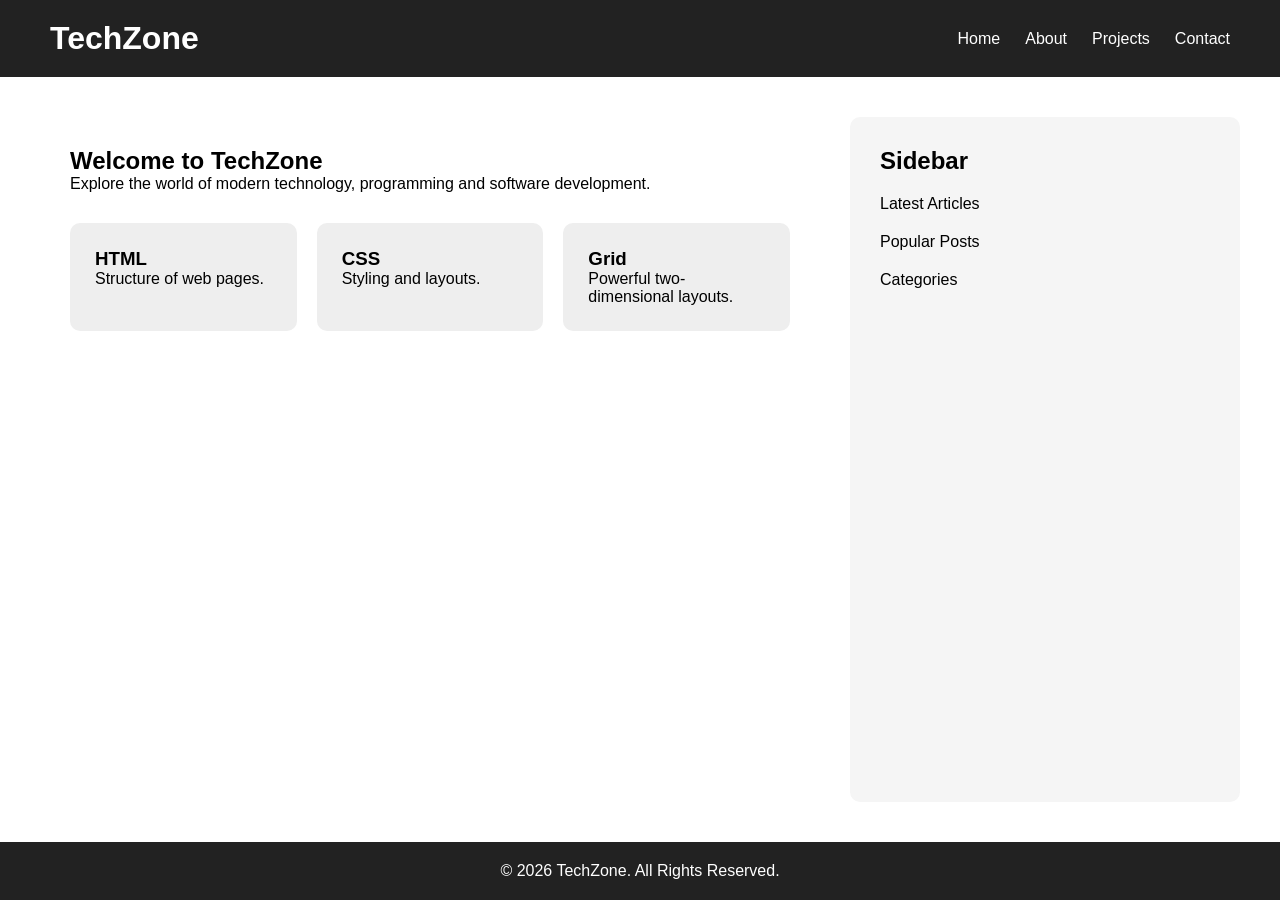
<file: assignment 6/Q10/index.html>
<!DOCTYPE html>
<html lang="en"><head><meta charset="UTF-8"><meta name="viewport" content="width=device-width,initial-scale=1.0"><title>Responsive Webpage</title><link rel="stylesheet" href="style.css"></head>
<body><header><div class="logo"><h1>TechZone</h1></div><nav><a href="#">Home</a><a href="#">About</a><a href="#">Projects</a><a href="#">Contact</a></nav></header>
<main><article><h2 class="title">Welcome to TechZone</h2><p>Explore the world of modern technology, programming and software development.</p><div class="article-boxes"><div class="box"><h3>HTML</h3><p>Structure of web pages.</p></div><div class="box"><h3>CSS</h3><p>Styling and layouts.</p></div><div class="box"><h3>Grid</h3><p>Powerful two-dimensional layouts.</p></div></div></article>
<aside><h2>Sidebar</h2><p>Latest Articles</p><p>Popular Posts</p><p>Categories</p></aside></main>
<footer><p>&copy; 2026 TechZone. All Rights Reserved.</p></footer></body></html>
</file>
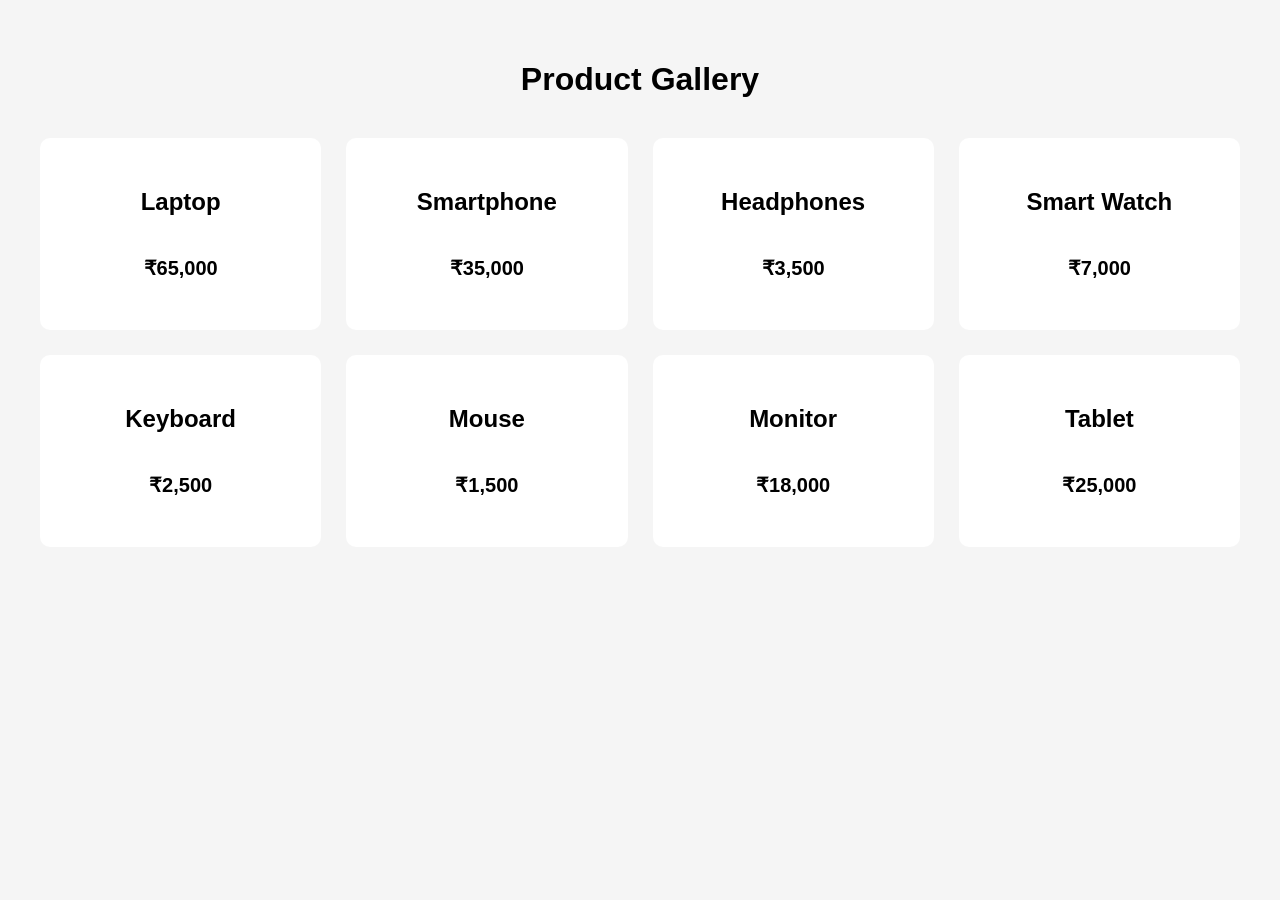
<file: assignment 6/Q2/index.html>
<!DOCTYPE html>
<html lang="en"><head><meta charset="UTF-8"><meta name="viewport" content="width=device-width,initial-scale=1.0"><title>Product Gallery</title><link rel="stylesheet" href="style.css"></head>
<body><h1>Product Gallery</h1><main class="product-grid">
<div class="product-card"><h2>Laptop</h2><p>₹65,000</p></div>
<div class="product-card"><h2>Smartphone</h2><p>₹35,000</p></div>
<div class="product-card"><h2>Headphones</h2><p>₹3,500</p></div>
<div class="product-card"><h2>Smart Watch</h2><p>₹7,000</p></div>
<div class="product-card"><h2>Keyboard</h2><p>₹2,500</p></div>
<div class="product-card"><h2>Mouse</h2><p>₹1,500</p></div>
<div class="product-card"><h2>Monitor</h2><p>₹18,000</p></div>
<div class="product-card"><h2>Tablet</h2><p>₹25,000</p></div>
</main></body></html>
</file>
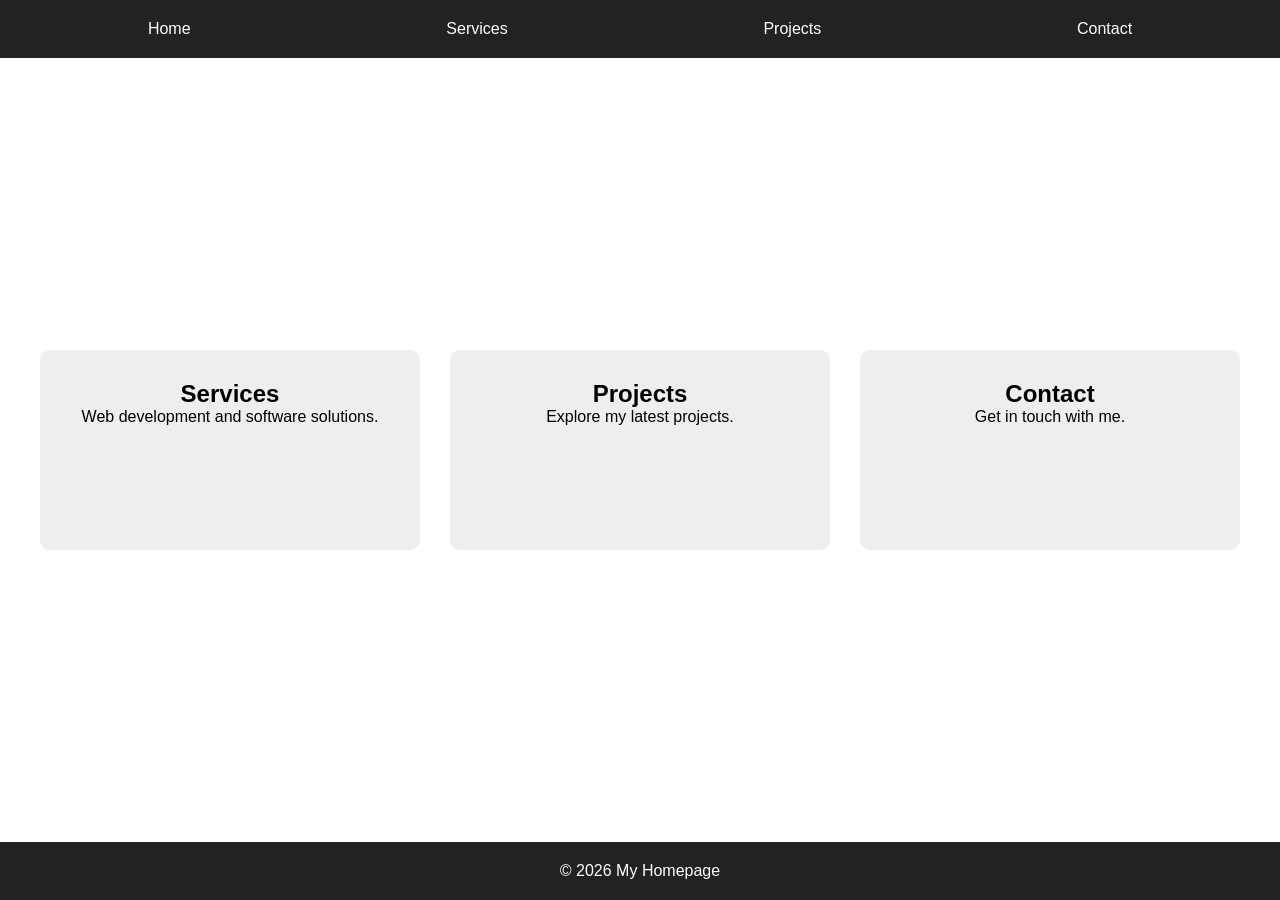
<file: assignment 6/Q3/index.html>
<!DOCTYPE html>
<html lang="en"><head><meta charset="UTF-8"><meta name="viewport" content="width=device-width,initial-scale=1.0"><title>Homepage</title><link rel="stylesheet" href="style.css"></head>
<body><header><nav><a href="#">Home</a><a href="#">Services</a><a href="#">Projects</a><a href="#">Contact</a></nav></header>
<main><div class="box"><h2>Services</h2><p>Web development and software solutions.</p></div><div class="box"><h2>Projects</h2><p>Explore my latest projects.</p></div><div class="box"><h2>Contact</h2><p>Get in touch with me.</p></div></main>
<footer><p>&copy; 2026 My Homepage</p></footer></body></html>
</file>
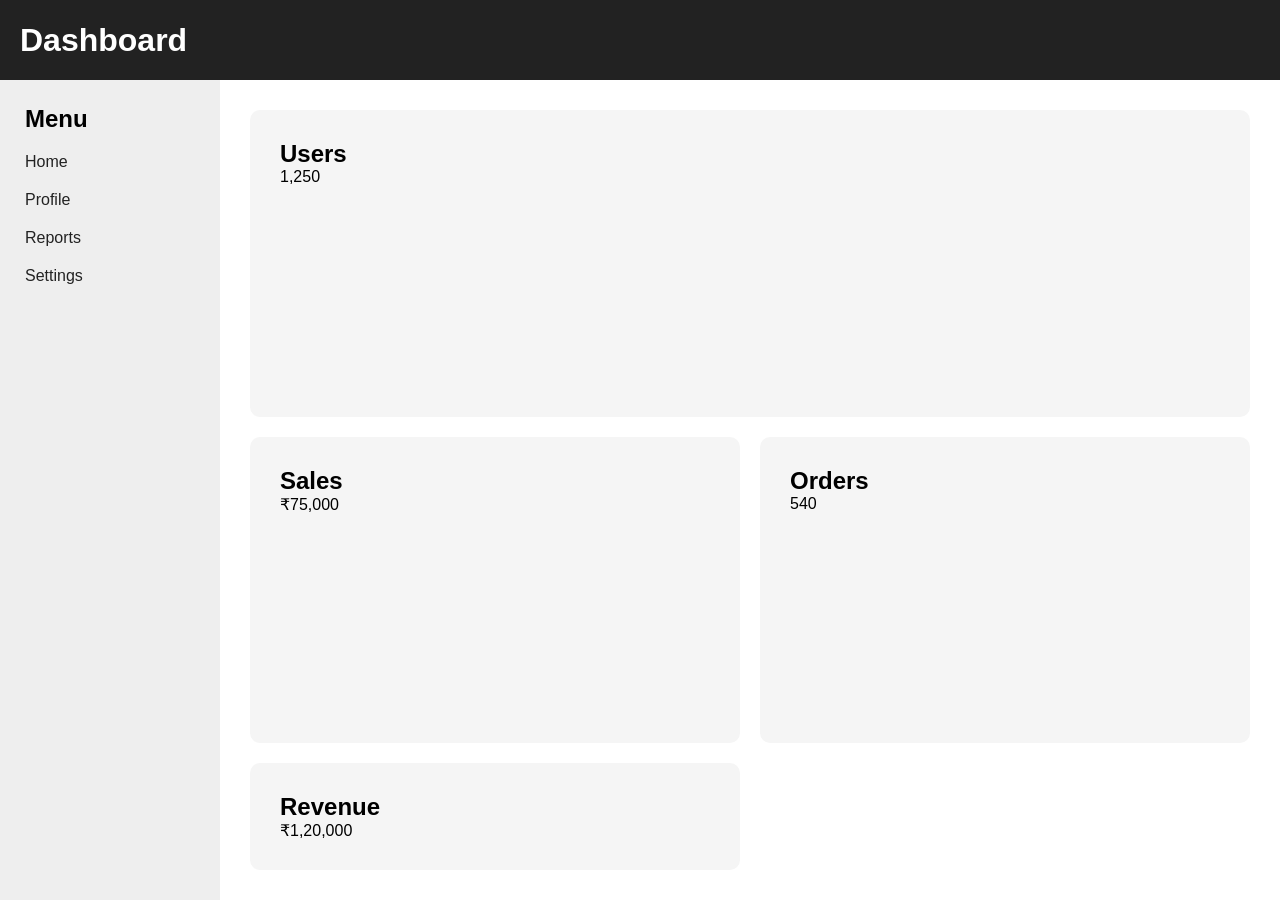
<file: assignment 6/Q4/index.html>
<!DOCTYPE html>
<html lang="en"><head><meta charset="UTF-8"><meta name="viewport" content="width=device-width,initial-scale=1.0"><title>Dashboard</title><link rel="stylesheet" href="style.css"></head>
<body><div class="dashboard"><header><h1>Dashboard</h1></header><aside><h2>Menu</h2><a href="#">Home</a><a href="#">Profile</a><a href="#">Reports</a><a href="#">Settings</a></aside><main>
<div class="box box1"><h2>Users</h2><p>1,250</p></div><div class="box box2"><h2>Sales</h2><p>₹75,000</p></div><div class="box box3"><h2>Orders</h2><p>540</p></div><div class="box box4"><h2>Revenue</h2><p>₹1,20,000</p></div>
</main></div></body></html>
</file>
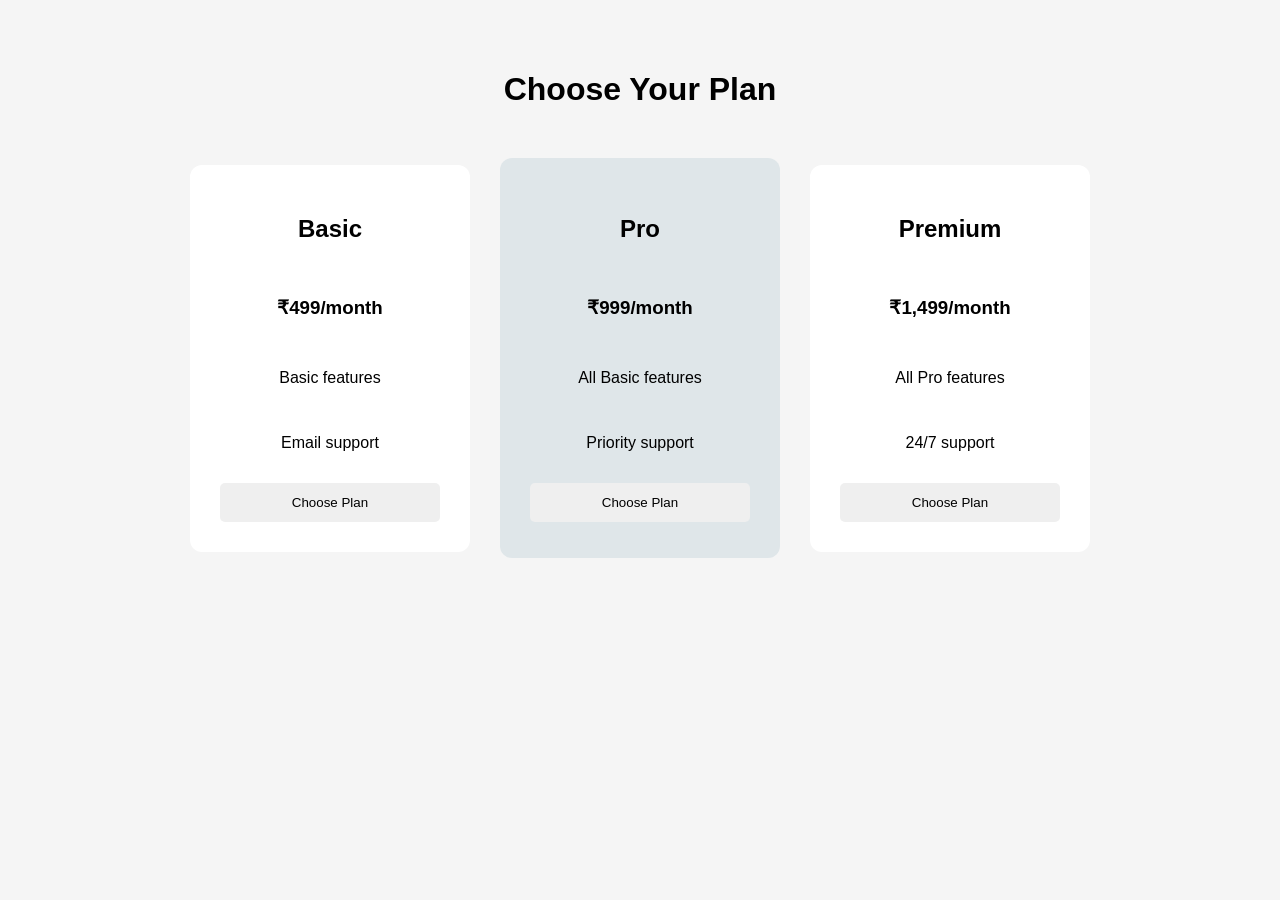
<file: assignment 6/Q5/index.html>
<!DOCTYPE html>
<html lang="en"><head><meta charset="UTF-8"><meta name="viewport" content="width=device-width,initial-scale=1.0"><title>Pricing Plans</title><link rel="stylesheet" href="style.css"></head>
<body><h1>Choose Your Plan</h1><main class="pricing">
<div class="card"><h2>Basic</h2><h3>₹499/month</h3><p>Basic features</p><p>Email support</p><button>Choose Plan</button></div>
<div class="card popular"><h2>Pro</h2><h3>₹999/month</h3><p>All Basic features</p><p>Priority support</p><button>Choose Plan</button></div>
<div class="card"><h2>Premium</h2><h3>₹1,499/month</h3><p>All Pro features</p><p>24/7 support</p><button>Choose Plan</button></div>
</main></body></html>
</file>
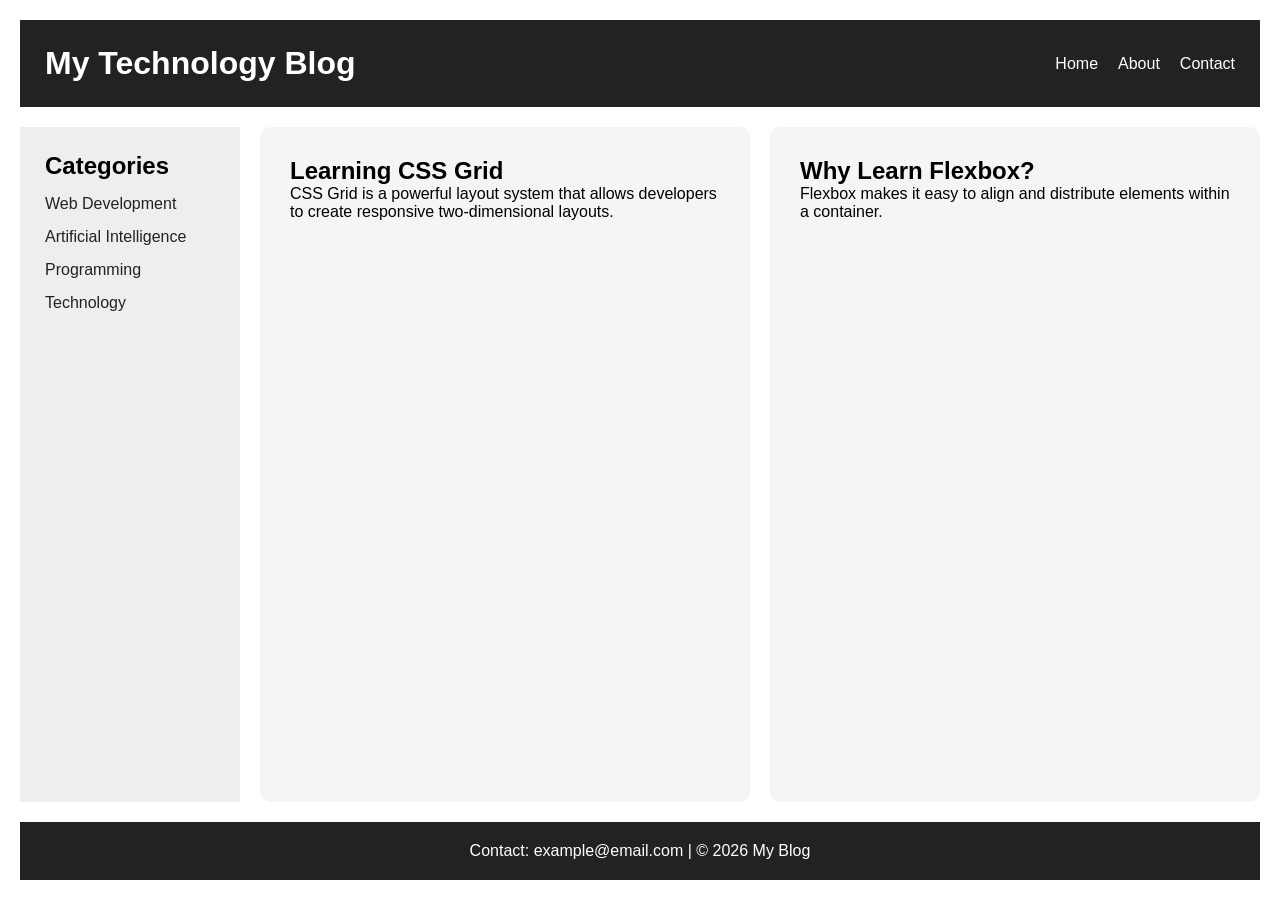
<file: assignment 6/Q6/index.html>
<!DOCTYPE html>
<html lang="en"><head><meta charset="UTF-8"><meta name="viewport" content="width=device-width,initial-scale=1.0"><title>My Blog</title><link rel="stylesheet" href="style.css"></head>
<body><div class="blog-layout"><header><h1>My Technology Blog</h1><nav><a href="#">Home</a><a href="#">About</a><a href="#">Contact</a></nav></header>
<aside><h2>Categories</h2><a href="#">Web Development</a><a href="#">Artificial Intelligence</a><a href="#">Programming</a><a href="#">Technology</a></aside>
<main><article><h2>Learning CSS Grid</h2><p>CSS Grid is a powerful layout system that allows developers to create responsive two-dimensional layouts.</p></article><article><h2>Why Learn Flexbox?</h2><p>Flexbox makes it easy to align and distribute elements within a container.</p></article></main>
<footer><p>Contact: example@email.com | &copy; 2026 My Blog</p></footer></div></body></html>
</file>
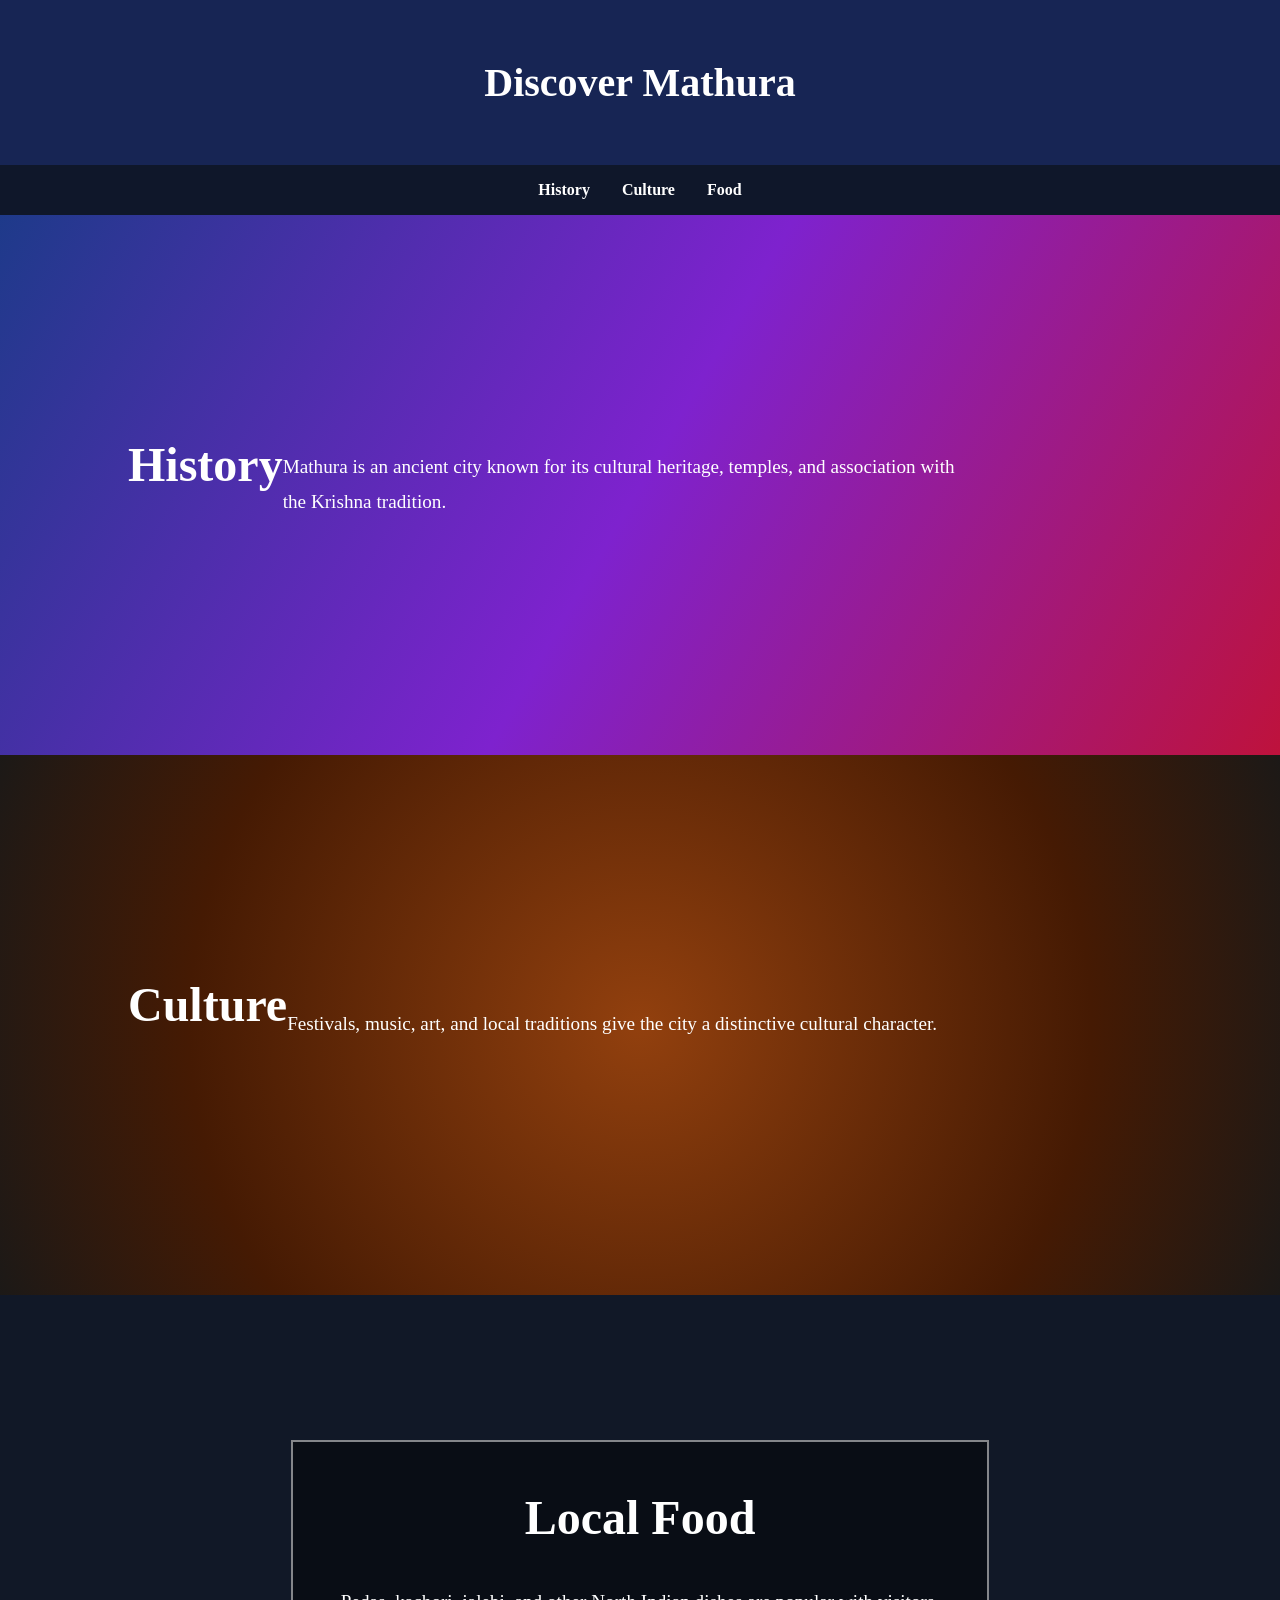
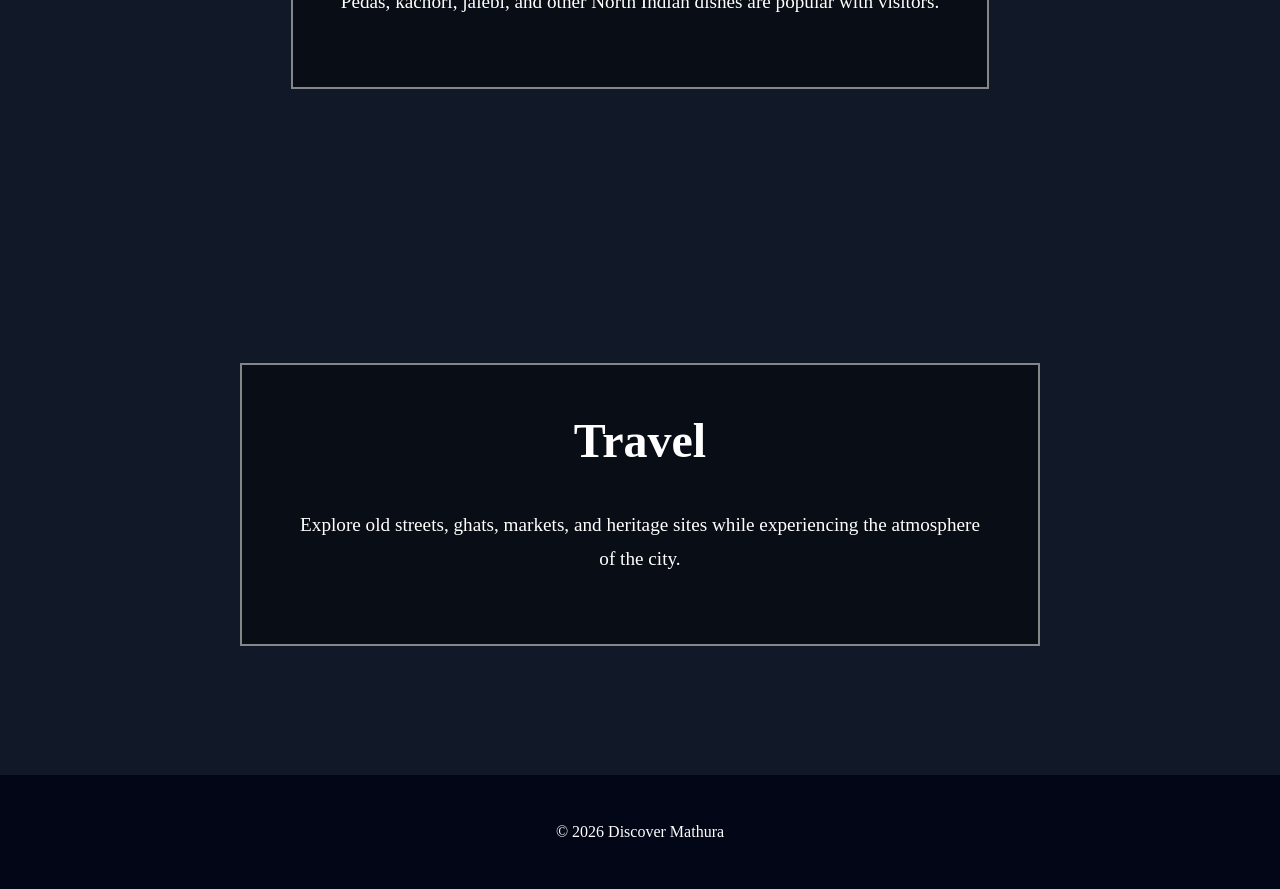
<file: css assignment/Q2/index.html>
<!DOCTYPE html>
<html lang="en">
<head>
  <meta charset="UTF-8">
  <meta name="viewport" content="width=device-width, initial-scale=1.0">
  <title>Discover Mathura</title>
  <link rel="stylesheet" href="style.css">
</head>
<body>
  <header><h1>Discover Mathura</h1></header>
  <nav>
    <a href="#history">History</a><a href="#culture">Culture</a><a href="#food">Food</a>
  </nav>
  <main>
    <section id="history" class="linear">
      <h2>History</h2>
      <p>Mathura is an ancient city known for its cultural heritage, temples, and association with the Krishna tradition.</p>
    </section>
    <section id="culture" class="radial">
      <h2>Culture</h2>
      <p>Festivals, music, art, and local traditions give the city a distinctive cultural character.</p>
    </section>
    <section id="food" class="parallax one">
      <div><h2>Local Food</h2><p>Pedas, kachori, jalebi, and other North Indian dishes are popular with visitors.</p></div>
    </section>
    <section class="parallax two">
      <div><h2>Travel</h2><p>Explore old streets, ghats, markets, and heritage sites while experiencing the atmosphere of the city.</p></div>
    </section>
  </main>
  <footer><p>&copy; 2026 Discover Mathura</p></footer>
</body>
</html>
</file>
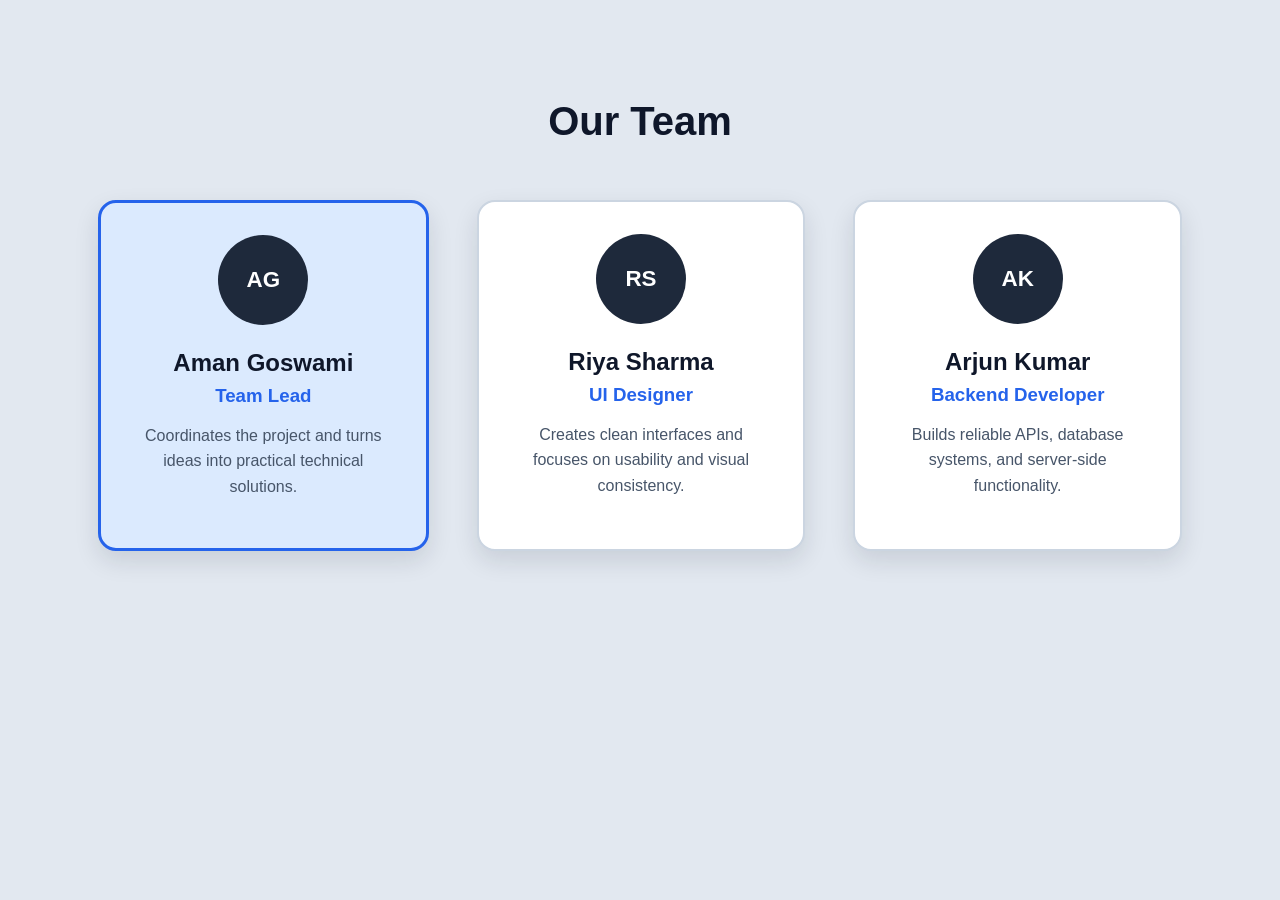
<file: css assignment/Q3/index.html>
<!DOCTYPE html>
<html lang="en">
<head>
  <meta charset="UTF-8">
  <meta name="viewport" content="width=device-width, initial-scale=1.0">
  <title>Team Members</title>
  <link rel="stylesheet" href="style.css">
</head>
<body>
  <main class="team-section">
    <h1>Our Team</h1>
    <div class="team">
      <article class="card lead">
        <div class="avatar">AG</div>
        <h2>Aman Goswami</h2><h3>Team Lead</h3>
        <p>Coordinates the project and turns ideas into practical technical solutions.</p>
      </article>
      <article class="card">
        <div class="avatar">RS</div>
        <h2>Riya Sharma</h2><h3>UI Designer</h3>
        <p>Creates clean interfaces and focuses on usability and visual consistency.</p>
      </article>
      <article class="card">
        <div class="avatar">AK</div>
        <h2>Arjun Kumar</h2><h3>Backend Developer</h3>
        <p>Builds reliable APIs, database systems, and server-side functionality.</p>
      </article>
    </div>
  </main>
</body>
</html>
</file>
<file: assignment 6/Q10/style.css>
*{box-sizing:border-box;margin:0;padding:0}body{min-height:100vh;font-family:Arial,sans-serif;display:grid;grid-template-rows:auto 1fr auto}header{display:flex;justify-content:space-between;align-items:center;padding:20px 50px;background:#222;color:white}header nav{display:flex;gap:25px}header a{color:white;text-decoration:none}main{display:grid;grid-template-columns:2fr 1fr;gap:30px;padding:40px}article{padding:30px}.title{animation:titleAnimation 1s ease}.article-boxes{display:flex;gap:20px;margin-top:30px}.box{flex:1;padding:25px;background:#eee;border-radius:10px}aside{padding:30px;background:#f5f5f5;border-radius:10px;display:flex;flex-direction:column;gap:20px}footer{padding:20px;text-align:center;background:#222;color:white}@keyframes titleAnimation{from{opacity:0;transform:translateY(-20px)}to{opacity:1;transform:translateY(0)}}@media(max-width:700px){header{flex-direction:column;gap:20px}main{grid-template-columns:1fr;padding:20px}.article-boxes{flex-direction:column}}
</file>
<file: assignment 6/Q2/style.css>
*{box-sizing:border-box}body{font-family:Arial,sans-serif;margin:0;padding:40px;text-align:center;background:#f5f5f5}.product-grid{display:grid;grid-template-columns:repeat(4,1fr);gap:25px;max-width:1200px;margin:40px auto}.product-card{min-height:180px;padding:30px;background:white;border-radius:10px;display:flex;flex-direction:column;justify-content:center;align-items:center;transition:.3s}.product-card:hover{transform:scale(1.05)}.product-card p{font-size:20px;font-weight:bold}@media(max-width:900px){.product-grid{grid-template-columns:repeat(2,1fr)}}@media(max-width:600px){.product-grid{grid-template-columns:1fr}}
</file>
<file: assignment 6/Q3/style.css>
*{box-sizing:border-box;margin:0;padding:0}body{min-height:100vh;font-family:Arial,sans-serif;display:flex;flex-direction:column}header{background:#222;padding:20px}nav{display:flex;justify-content:space-around}nav a{color:white;text-decoration:none}main{flex:1;display:flex;justify-content:space-around;align-items:center;gap:30px;padding:40px}.box{flex:1;min-height:200px;padding:30px;text-align:center;background:#eee;border-radius:10px;transition:transform .3s}.box:hover{transform:rotate(2deg)}footer{width:100%;padding:20px;text-align:center;background:#222;color:white}@media(max-width:700px){main{flex-direction:column}.box{width:100%}}
</file>
<file: assignment 6/Q4/style.css>
*{box-sizing:border-box;margin:0;padding:0}body{font-family:Arial,sans-serif}.dashboard{min-height:100vh;display:grid;grid-template-columns:220px 1fr;grid-template-rows:80px 1fr}header{grid-column:1/-1;display:flex;align-items:center;padding:20px;background:#222;color:white}aside{display:flex;flex-direction:column;gap:20px;padding:25px;background:#eee}aside a{text-decoration:none;color:#222}main{display:grid;grid-template-columns:repeat(2,1fr);grid-template-rows:repeat(2,1fr);gap:20px;padding:30px}.box{padding:30px;background:#f5f5f5;border-radius:10px;transition:.3s}.box:hover{transform:scale(1.05);box-shadow:0 10px 20px rgba(0,0,0,.2)}.box1{grid-column:span 2}@media(max-width:700px){.dashboard{grid-template-columns:1fr;grid-template-rows:auto auto 1fr}header{grid-column:1}aside{flex-direction:row;flex-wrap:wrap}main{grid-template-columns:1fr}.box1{grid-column:span 1}}
</file>
<file: assignment 6/Q5/style.css>
*{box-sizing:border-box}body{margin:0;padding:50px 20px;font-family:Arial,sans-serif;text-align:center;background:#f5f5f5}.pricing{display:flex;justify-content:center;align-items:center;gap:30px;margin-top:50px}.card{width:280px;min-height:350px;padding:30px;background:white;border-radius:12px;display:flex;flex-direction:column;justify-content:center;gap:15px;animation:fadeIn 1s ease;transition:transform .3s}.card:hover{transform:translateY(-10px)}.popular{min-height:400px;background:#dfe6e9}button{padding:12px;border:none;border-radius:5px;cursor:pointer}@keyframes fadeIn{from{opacity:0;transform:translateY(30px)}to{opacity:1;transform:translateY(0)}}@media(max-width:750px){.pricing{flex-direction:column}.card,.popular{width:90%;min-height:350px}}
</file>
<file: assignment 6/Q6/style.css>
*{box-sizing:border-box;margin:0;padding:0}body{font-family:Arial,sans-serif}.blog-layout{min-height:100vh;display:grid;grid-template-columns:220px 1fr;grid-template-rows:auto 1fr auto;grid-template-areas:"header header" "sidebar main" "footer footer";gap:20px;padding:20px}header{grid-area:header;padding:25px;background:#222;color:white;display:flex;justify-content:space-between;align-items:center}header nav{display:flex;gap:20px}header a{color:white;text-decoration:none}aside{grid-area:sidebar;padding:25px;background:#eee;display:flex;flex-direction:column;gap:15px}aside a{text-decoration:none;color:#222}main{grid-area:main;display:grid;grid-template-columns:repeat(2,1fr);gap:20px}article{padding:30px;background:#f5f5f5;border-radius:10px}footer{grid-area:footer;padding:20px;text-align:center;background:#222;color:white}@media(max-width:800px){.blog-layout{grid-template-columns:1fr;grid-template-areas:"header" "main" "sidebar" "footer"}main{grid-template-columns:1fr}header{flex-direction:column;gap:15px}}
</file>
<file: css assignment/Q2/style.css>
* { box-sizing: border-box; }
body { margin: 0; font-family: Georgia, serif; color: #fff; background: #111827; }
header { padding: 2rem; text-align: center; background: #172554; }
header h1 { font-size: 2.5rem; }
nav { position: sticky; top: 0; z-index: 5; padding: 1rem; text-align: center; background: #0f172a; }
nav a { margin: 0 1rem; color: white; text-decoration: none; font-weight: bold; }
section { min-height: 60vh; padding: 12vh 10%; display: flex; align-items: center; }
section h2 { font-size: 3rem; margin-top: 0; }
section p { max-width: 700px; font-size: 1.2rem; line-height: 1.8; }
.linear { background: linear-gradient(120deg, #1e3a8a, #7e22ce, #be123c); }
.radial { background: radial-gradient(circle at center, #92400e, #451a03 65%, #1c1917); }
.parallax {
  background-size: cover;
  background-position: center;
  background-attachment: fixed;
  justify-content: center;
  text-align: center;
}
.one { background-image: linear-gradient(rgba(0,0,0,.55), rgba(0,0,0,.55)), url("https://placehold.co/1600x900/334155/ffffff?text=Mathura+Streets"); }
.two { background-image: linear-gradient(rgba(0,0,0,.55), rgba(0,0,0,.55)), url("https://placehold.co/1600x900/475569/ffffff?text=Heritage"); }
.parallax div { padding: 3rem; background: rgba(0,0,0,.45); border: 2px solid rgba(255,255,255,.5); }
footer { padding: 2rem; text-align: center; background: #020617; }
</file>
<file: css assignment/Q3/style.css>
* { box-sizing: border-box; }
body { margin: 0; font-family: Arial, sans-serif; background: #e2e8f0; color: #0f172a; }
.team-section { min-height: 100vh; padding: 8vh 6%; }
.team-section > h1 { text-align: center; font-size: 2.5rem; margin-bottom: 3rem; }
.team { display: flex; gap: 2rem; max-width: 1100px; margin: auto; align-items: stretch; }
.card {
  flex: 1;
  padding: 2rem;
  margin: 0.5rem;
  background: white;
  border: 2px solid #cbd5e1;
  border-radius: 18px;
  box-shadow: 0 10px 25px rgba(15,23,42,.12);
  text-align: center;
}
.card.lead { background: #dbeafe; border: 3px solid #2563eb; }
.avatar {
  width: 90px; height: 90px; margin: 0 auto 1.5rem;
  display: grid; place-items: center; border-radius: 50%;
  background: #1e293b; color: white; font-weight: bold; font-size: 1.4rem;
}
.card h2 { margin: .5rem 0; }
.card h3 { color: #2563eb; margin: .5rem 0 1rem; }
.card p { line-height: 1.6; color: #475569; }
@media (max-width: 600px) {
  .team { flex-direction: column; }
  .card { width: 100%; margin: 0; }
}
</file>
